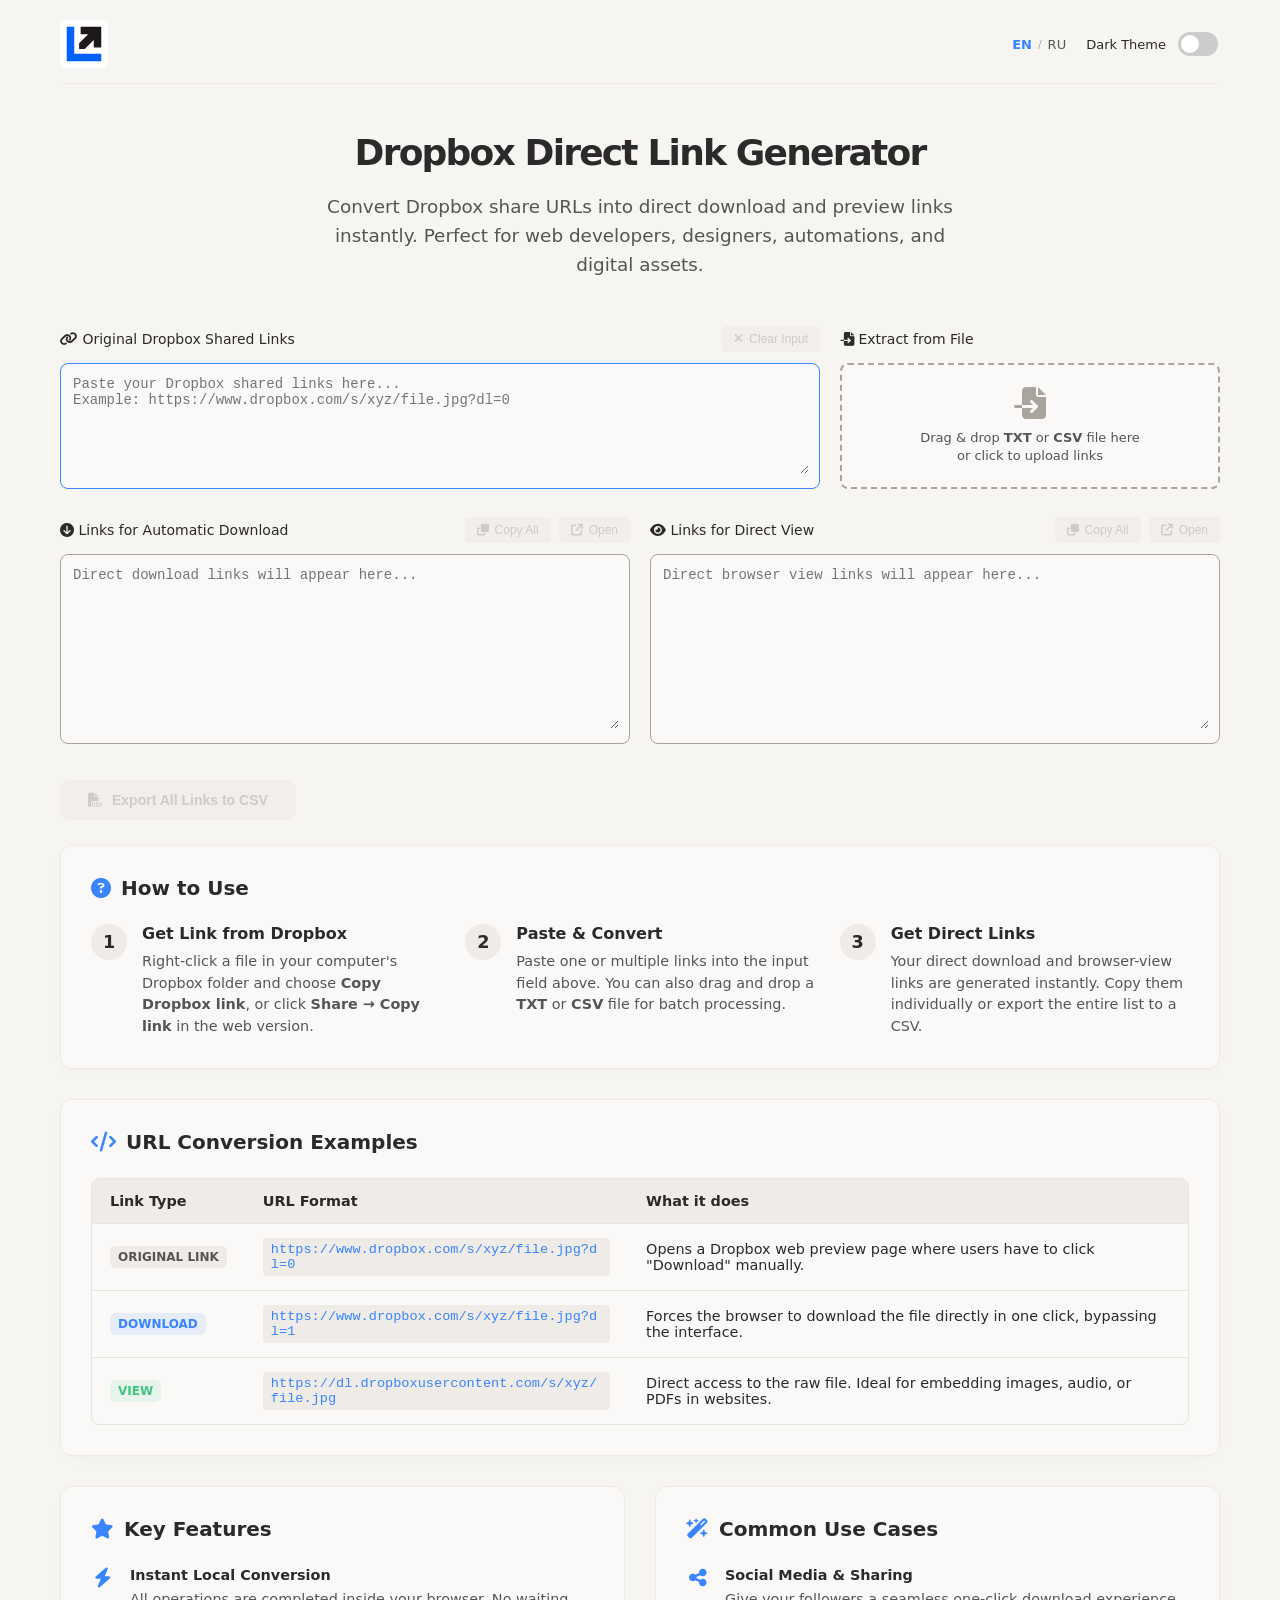
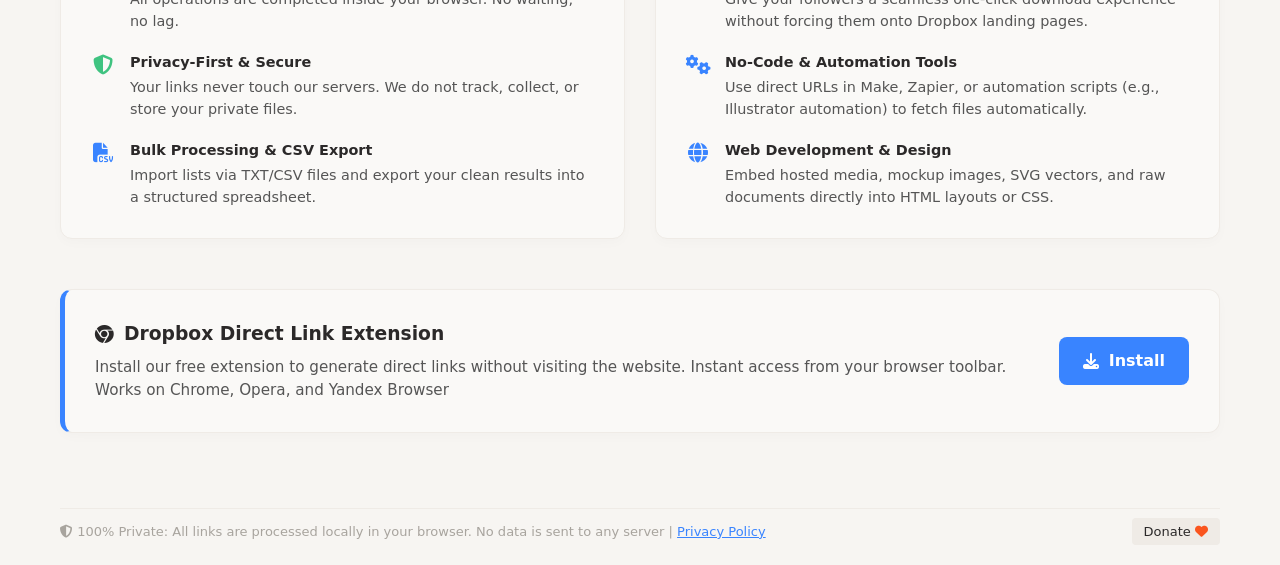
<file: index.html>
<!DOCTYPE html>
<html lang="en">
  <head>
    <meta charset="utf-8">
    <meta http-equiv="X-UA-Compatible" content="IE=edge">
    <meta name="viewport" content="width=device-width, initial-scale=1.0">
    <title>Dropbox Direct Link Generator</title>
    <link rel="alternate" hreflang="en" href="https://creold.github.io/dropbox-direct-link/" />
    <link rel="alternate" hreflang="ru" href="https://creold.github.io/dropbox-direct-link/index-ru.html" />
    <link rel="alternate" hreflang="x-default" href="https://creold.github.io/dropbox-direct-link/" />
    <link rel="icon" type="image/png" href="images/favicon-96x96.png" sizes="96x96" />
    <link rel="icon" type="image/svg+xml" href="images/favicon.svg" />
    <link rel="shortcut icon" href="images/favicon.ico" />
    <link rel="apple-touch-icon" sizes="180x180" href="images/apple-touch-icon.png" />
    <link rel="manifest" href="images/site.webmanifest" />
    <link rel="stylesheet" href="https://cdnjs.cloudflare.com/ajax/libs/font-awesome/6.4.0/css/all.min.css">
    <link rel="stylesheet" href="css/style.css">
    <meta name="google-site-verification" content="sLtYIYTpsH8s0u0GHBkANgZQFrolr7zd5WdbAM9gwXs" />
  </head>
  <body>
    <div class="app-container">
      
      <header class="app-header">
        <img src="images/logo.svg" alt="DDLG logo" class="header-logo-img">
        <div class="header-controls">
          
          <div class="lang-switcher">
            <a href="index.html" class="lang-btn active">EN</a>
            <span class="lang-divider">/</span>
            <a href="index-ru.html" class="lang-btn">RU</a>
          </div>

          <label class="toggle">
            <input type="checkbox" id="theme-switch">
            <span class="slider"></span>
            <span class="label">Dark Theme</span>
          </label>
        </div>
      </header>

      <div class="intro">
        <h1 class="text-4xl font-bold tracking-tight">Dropbox Direct Link Generator</h1>
        <p class="text-muted-foreground mx-auto max-w-2xl text-xl">
          Convert Dropbox share URLs into direct download and preview links instantly. Perfect for web developers, designers, automations, and digital assets.
        </p>
      </div>

      <section class="workspace-section input-section">
        <div class="input-grid">
          
          <div class="output-column">
            <div class="column-header">
              <span class="label-text"><i class="fa-solid fa-link"></i> Original Dropbox Shared Links</span>
              <div class="header-buttons">
                <span id="link-counter" class="counter-badge" style="display: none;">0 links</span>
                <button class="btn-action btn-clear" id="btn-clear-main" title="Clear all text" disabled><i class="fas fa-xmark"></i> Clear Input</button>
              </div>
            </div>
            <div class="textarea-wrapper main-input">
              <textarea id="url-input" rows="6" placeholder="Paste your Dropbox shared links here...&#10;Example: https://www.dropbox.com/s/xyz/file.jpg?dl=0" autofocus></textarea>
            </div>
          </div>

          <div class="output-column">
            <div class="column-header">
              <span class="label-text"><i class="fas fa-file-import"></i> Extract from File</span>
            </div>
            <div class="drop-zone" id="drop-zone">
              <i class="fas fa-file-import drop-icon"></i>
              <span class="drop-text">Drag & drop <b>TXT</b> or <b>CSV</b> file here<br>or click to upload links</span>
              <input type="file" id="file-input" accept=".txt,.csv,text/plain,text/csv,application/vnd.ms-excel,application/csv,text/comma-separated-values" style="display:none">
            </div>
          </div>

        </div>
      </section>

      <section class="workspace-section output-section">
        <div class="outputs-grid">
          
          <div class="output-column">
            <div class="column-header">
              <span class="label-text"><i class="fa-solid fa-circle-arrow-down"></i> Links for Automatic Download</span>
                <div class="header-buttons">
                  <button class="btn-action btn-copy-all" data-target="url-download" title="Copy all download links" disabled><i class="fas fa-clone"></i> Copy All</button>
                  <button class="btn-action btn-open-first" data-target="url-download" title="Open the first link in a new tab" disabled><i class="fa-solid fa-arrow-up-right-from-square"></i> Open</button>
                </div>
            </div>
            <div class="textarea-wrapper">
              <textarea id="url-download" rows="10" placeholder="Direct download links will appear here..." readonly></textarea>
            </div>
          </div>

          <div class="output-column">
            <div class="column-header">
              <span class="label-text"><i class="fa-solid fa-eye"></i> Links for Direct View</span>
                <div class="header-buttons">
                  <button class="btn-action btn-copy-all" data-target="url-view" title="Copy all view links" disabled><i class="fas fa-clone"></i> Copy All</button>
                  <button class="btn-action btn-open-first" data-target="url-view" title="Open the first link in a new tab" disabled><i class="fa-solid fa-arrow-up-right-from-square"></i> Open</button>
                </div>
            </div>
            <div class="textarea-wrapper">
              <textarea id="url-view" rows="10" placeholder="Direct browser view links will appear here..." readonly></textarea>
            </div>
          </div>

        </div>

        <div class="global-actions-bar">
          <button class="btn-action btn-batch btn-global-export" id="btn-export-csv" title="Export all processed links to a single CSV file" disabled>
            <i class="fas fa-file-csv"></i> Export All Links to CSV
          </button>
        </div>
      </section>

      <section class="workspace-section faq-section">
        <div class="faq-container">

          <div class="info-card">
            <h3 class="info-card-title"><i class="fa-solid fa-circle-question"></i> How to Use</h3>
            <div class="steps-grid">
              <div class="step-card">
                <div class="step-num">1</div>
                <div class="step-content">
                  <h4>Get Link from Dropbox</h4>
                  <p>Right-click a file in your computer's Dropbox folder and choose <strong>Copy Dropbox link</strong>, or click <strong>Share → Copy link</strong> in the web version.</p>
                </div>
              </div>
              <div class="step-card">
                <div class="step-num">2</div>
                <div class="step-content">
                  <h4>Paste & Convert</h4>
                  <p>Paste one or multiple links into the input field above. You can also drag and drop a <strong>TXT</strong> or <strong>CSV</strong> file for batch processing.</p>
                </div>
              </div>
              <div class="step-card">
                <div class="step-num">3</div>
                <div class="step-content">
                  <h4>Get Direct Links</h4>
                  <p>Your direct download and browser-view links are generated instantly. Copy them individually or export the entire list to a CSV.</p>
                </div>
              </div>
            </div>
          </div>

          <div class="info-card">
            <h3 class="info-card-title"><i class="fa-solid fa-code"></i> URL Conversion Examples</h3>
            <div class="table-container">
              <table class="format-table">
                <thead>
                  <tr>
                    <th>Link Type</th>
                    <th>URL Format</th>
                    <th>What it does</th>
                  </tr>
                </thead>
                <tbody>
                  <tr>
                    <td><span class="badge badge-original">Original Link</span></td>
                    <td><code>https://www.dropbox.com/s/xyz/file.jpg?dl=0</code></td>
                    <td>Opens a Dropbox web preview page where users have to click "Download" manually.</td>
                  </tr>
                  <tr>
                    <td><span class="badge badge-download">Download</span></td>
                    <td><code>https://www.dropbox.com/s/xyz/file.jpg?dl=1</code></td>
                    <td>Forces the browser to download the file directly in one click, bypassing the interface.</td>
                  </tr>
                  <tr>
                    <td><span class="badge badge-view">View</span></td>
                    <td><code>https://dl.dropboxusercontent.com/s/xyz/file.jpg</code></td>
                    <td>Direct access to the raw file. Ideal for embedding images, audio, or PDFs in websites.</td>
                  </tr>
                </tbody>
              </table>
            </div>
          </div>

          <div class="faq-grid-two-col">
            <div class="info-card">
              <h3 class="info-card-title"><i class="fa-solid fa-star"></i> Key Features</h3>
              <ul class="features-list">
                <li>
                  <i class="fa-solid fa-bolt feature-icon"></i>
                  <div>
                    <strong>Instant Local Conversion</strong> All operations are completed inside your browser. No waiting, no lag.
                  </div>
                </li>
                <li>
                  <i class="fa-solid fa-shield-halved feature-icon success-color"></i>
                  <div>
                    <strong>Privacy-First & Secure</strong> Your links never touch our servers. We do not track, collect, or store your private files.
                  </div>
                </li>
                <li>
                  <i class="fa-solid fa-file-csv feature-icon"></i>
                  <div>
                    <strong>Bulk Processing & CSV Export</strong> Import lists via TXT/CSV files and export your clean results into a structured spreadsheet.
                  </div>
                </li>
              </ul>
            </div>

            <div class="info-card">
              <h3 class="info-card-title"><i class="fa-solid fa-wand-magic-sparkles"></i> Common Use Cases</h3>
              <ul class="features-list">
                <li>
                  <i class="fa-solid fa-share-nodes feature-icon"></i>
                  <div>
                    <strong>Social Media & Sharing</strong> Give your followers a seamless one-click download experience without forcing them onto Dropbox landing pages.
                  </div>
                </li>
                <li>
                  <i class="fa-solid fa-gears feature-icon"></i>
                  <div>
                    <strong>No-Code & Automation Tools</strong> Use direct URLs in Make, Zapier, or automation scripts (e.g., Illustrator automation) to fetch files automatically.
                  </div>
                </li>
                <li>
                  <i class="fa-solid fa-globe feature-icon"></i>
                  <div>
                    <strong>Web Development & Design</strong> Embed hosted media, mockup images, SVG vectors, and raw documents directly into HTML layouts or CSS.
                  </div>
                </li>
              </ul>
            </div>
          </div>

          <div class="info-card chrome-extension-card">
            <div class="extension-content">
              <div class="extension-text">
                <h3><i class="fa-brands fa-chrome"></i> Dropbox Direct Link Extension</h3>
                <p>
                  Install our free extension to generate direct links 
                  without visiting the website. Instant access from your browser toolbar. 
                  Works on Chrome, Opera, and Yandex Browser
                  </small>
                </p>
              </div>
              <a href="https://chromewebstore.google.com/detail/dropbox-direct-link-gener/eicoigkfdogflbbcoefagmejoopganmd" target="_blank" class="btn-extension">
                <i class="fa-solid fa-download"></i> Install
              </a>
            </div>
          </div>

        </div>
      </section>

      <footer class="app-footer">
        <div class="privacy-note">
          <i class="fa-solid fa-shield-halved"></i> 100% Private: All links are processed locally in your browser. No data is sent to any server 
          | <a href="privacy.html">Privacy Policy</a>
        </div>
        <div class="donate">
          <a href="https://www.buymeacoffee.com/aiscripts" target="_blank" class="donate-link">Donate <i class="icon-donate fas fa-heart"></i></a>
        </div>
      </footer>

    </div>

    <script src="js/script.js"></script>

    <!-- Yandex.Metrika counter -->
    <script type="text/javascript">
        (function(m,e,t,r,i,k,a){
            m[i]=m[i]||function(){(m[i].a=m[i].a||[]).push(arguments)};
            m[i].l=1*new Date();
            for (var j = 0; j < document.scripts.length; j++) {if (document.scripts[j].src === r) { return; }}
            k=e.createElement(t),a=e.getElementsByTagName(t)[0],k.async=1,k.src=r,a.parentNode.insertBefore(k,a)
        })(window, document,'script','https://mc.yandex.ru/metrika/tag.js?id=110736863', 'ym');

        ym(110736863, 'init', {ssr:true, webvisor:true, clickmap:true, ecommerce:"dataLayer", referrer: document.referrer, url: location.href, accurateTrackBounce:true, trackLinks:true});
    </script>
    <noscript><div><img src="https://mc.yandex.ru/watch/110736863" style="position:absolute; left:-9999px;" alt="" /></div></noscript>
    <!-- /Yandex.Metrika counter -->
  </body>
</html>
</file>
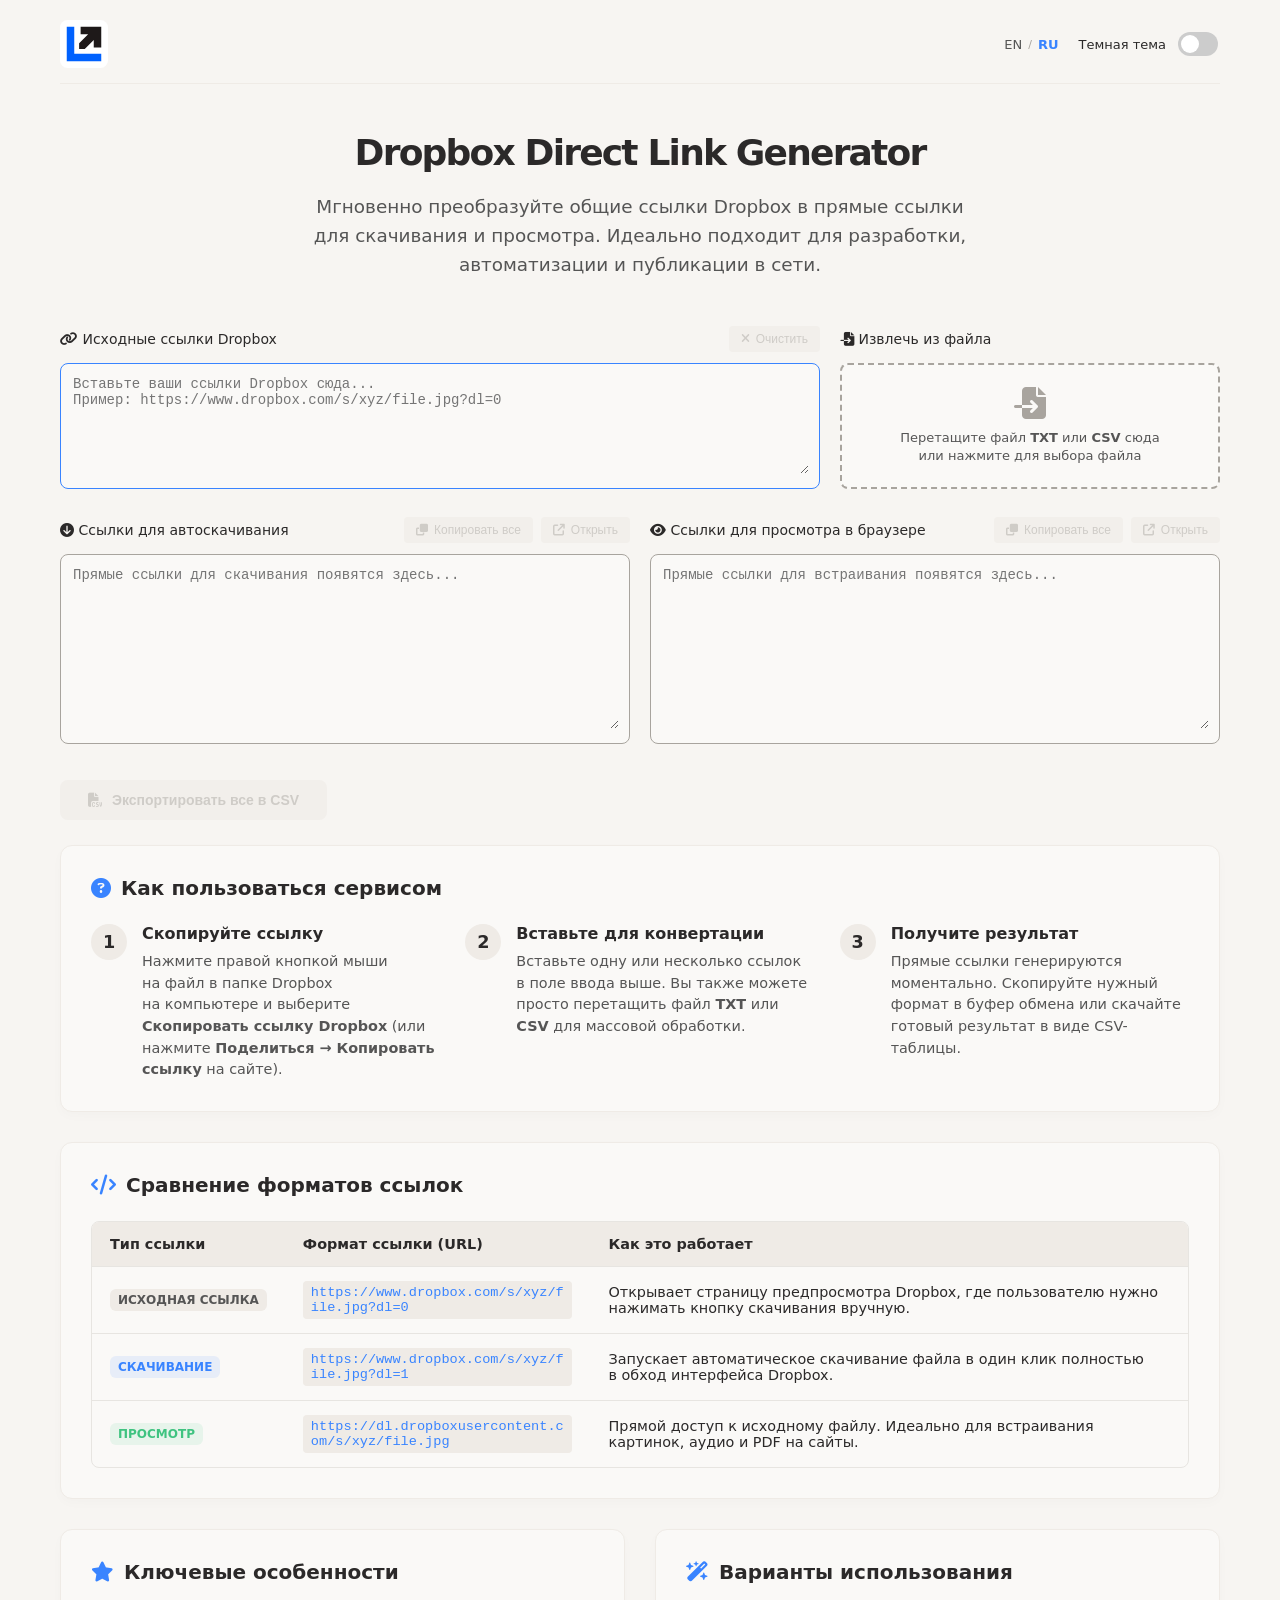
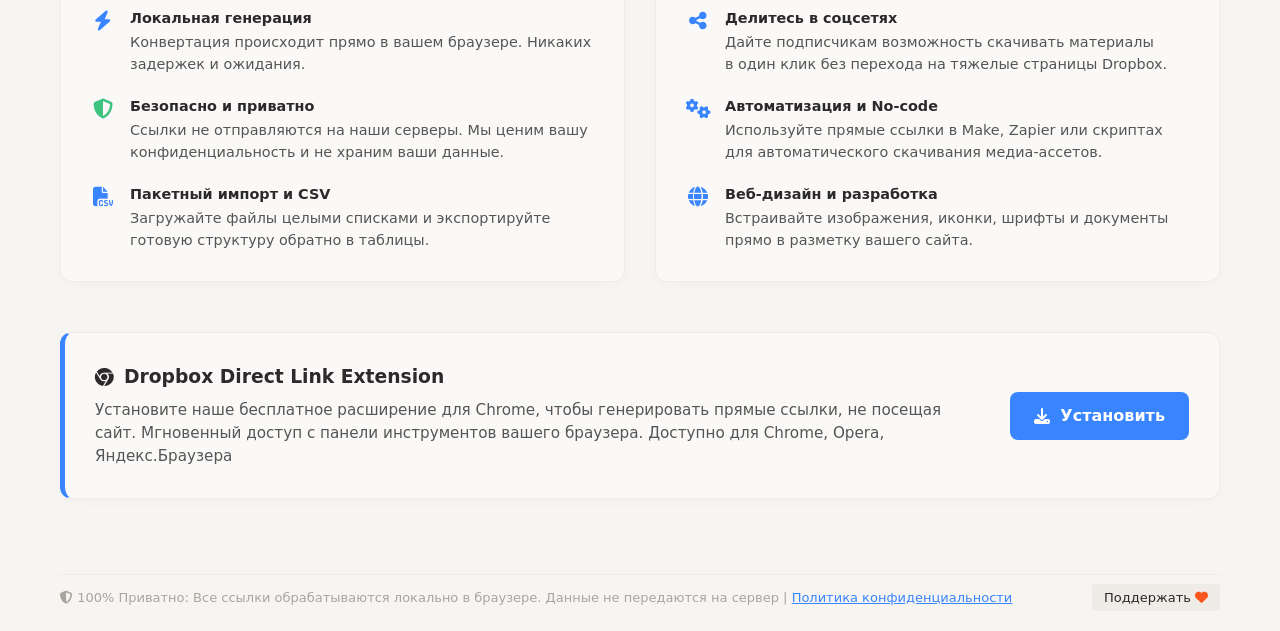
<file: index-ru.html>
<!DOCTYPE html>
<html lang="ru">
  <head>
    <meta charset="utf-8">
    <meta http-equiv="X-UA-Compatible" content="IE=edge">
    <meta name="viewport" content="width=device-width, initial-scale=1.0">
    <title>Dropbox Direct Link Generator</title>
    <link rel="alternate" hreflang="en" href="https://creold.github.io/dropbox-direct-link/" />
    <link rel="alternate" hreflang="ru" href="https://creold.github.io/dropbox-direct-link/index-ru.html" />
    <link rel="alternate" hreflang="x-default" href="https://creold.github.io/dropbox-direct-link/" />
    <link rel="icon" type="image/png" href="images/favicon-96x96.png" sizes="96x96" />
    <link rel="icon" type="image/svg+xml" href="images/favicon.svg" />
    <link rel="shortcut icon" href="images/favicon.ico" />
    <link rel="apple-touch-icon" sizes="180x180" href="images/apple-touch-icon.png" />
    <link rel="manifest" href="images/site.webmanifest" />
    <link rel="stylesheet" href="https://cdnjs.cloudflare.com/ajax/libs/font-awesome/6.4.0/css/all.min.css">
    <link rel="stylesheet" href="css/style.css">
    <meta name="google-site-verification" content="sLtYIYTpsH8s0u0GHBkANgZQFrolr7zd5WdbAM9gwXs" />
  </head>
  <body>
    <div class="app-container">
      
      <header class="app-header">
        <img src="images/logo.svg" alt="DDLG logo" class="header-logo-img">
        <div class="header-controls">
          
          <div class="lang-switcher">
            <a href="index.html" class="lang-btn">EN</a>
            <span class="lang-divider">/</span>
            <a href="index-ru.html" class="lang-btn active">RU</a>
          </div>

          <label class="toggle">
            <input type="checkbox" id="theme-switch">
            <span class="slider"></span>
            <span class="label">Темная тема</span>
          </label>
        </div>
      </header>

      <div class="intro">
        <h1 class="text-4xl font-bold tracking-tight">Dropbox Direct Link Generator</h1>
        <p class="text-muted-foreground mx-auto max-w-2xl text-xl">
          Мгновенно преобразуйте общие ссылки Dropbox в&nbsp;прямые ссылки для скачивания и&nbsp;просмотра. Идеально подходит для разработки, автоматизации и&nbsp;публикации в&nbsp;сети.
        </p>
      </div>

      <section class="workspace-section input-section">
        <div class="input-grid">
          
          <div class="output-column">
            <div class="column-header">
              <span class="label-text"><i class="fa-solid fa-link"></i> Исходные ссылки Dropbox</span>
              <div class="header-buttons">
                <span id="link-counter" class="counter-badge" style="display: none;">0 ссылок</span>
                <button class="btn-action btn-clear" id="btn-clear-main" title="Очистить поле ввода" disabled><i class="fas fa-xmark"></i> Очистить</button>
              </div>
            </div>
            <div class="textarea-wrapper main-input">
              <textarea id="url-input" rows="6" placeholder="Вставьте ваши ссылки Dropbox сюда...&#10;Пример: https://www.dropbox.com/s/xyz/file.jpg?dl=0" autofocus></textarea>
            </div>
          </div>

          <div class="output-column">
            <div class="column-header">
              <span class="label-text"><i class="fas fa-file-import"></i> Извлечь из файла</span>
            </div>
            <div class="drop-zone" id="drop-zone">
              <i class="fas fa-file-import drop-icon"></i>
              <span class="drop-text">Перетащите файл <b>TXT</b> или <b>CSV</b> сюда<br>или нажмите для выбора файла</span>
              <input type="file" id="file-input" accept=".txt,.csv,text/plain,text/csv,application/vnd.ms-excel,application/csv,text/comma-separated-values" style="display:none">
            </div>
          </div>

        </div>
      </section>

      <section class="workspace-section output-section">
        <div class="outputs-grid">
          
          <div class="output-column">
            <div class="column-header">
              <span class="label-text"><i class="fa-solid fa-circle-arrow-down"></i> Ссылки для автоскачивания</span>
                <div class="header-buttons">
                  <button class="btn-action btn-copy-all" data-target="url-download" title="Скопировать все ссылки" disabled><i class="fas fa-clone"></i> Копировать все</button>
                  <button class="btn-action btn-open-first" data-target="url-download" title="Открыть первую ссылку в новой вкладке" disabled><i class="fa-solid fa-arrow-up-right-from-square"></i> Открыть</button>
                </div>
            </div>
            <div class="textarea-wrapper">
              <textarea id="url-download" rows="10" placeholder="Прямые ссылки для скачивания появятся здесь..." readonly></textarea>
            </div>
          </div>

          <div class="output-column">
            <div class="column-header">
              <span class="label-text"><i class="fa-solid fa-eye"></i> Ссылки для просмотра в браузере</span>
                <div class="header-buttons">
                  <button class="btn-action btn-copy-all" data-target="url-view" title="Скопировать все ссылки" disabled><i class="fas fa-clone"></i> Копировать все</button>
                  <button class="btn-action btn-open-first" data-target="url-view" title="Открыть первую ссылку в новой вкладке" disabled><i class="fa-solid fa-arrow-up-right-from-square"></i> Открыть</button>
                </div>
            </div>
            <div class="textarea-wrapper">
              <textarea id="url-view" rows="10" placeholder="Прямые ссылки для встраивания появятся здесь..." readonly></textarea>
            </div>
          </div>

        </div>

        <div class="global-actions-bar">
          <button class="btn-action btn-batch btn-global-export" id="btn-export-csv" title="Экспортировать все результаты в один CSV файл" disabled>
            <i class="fas fa-file-csv"></i> Экспортировать все в CSV
          </button>
        </div>
      </section>

      <section class="workspace-section faq-section">
        <div class="faq-container">

        <div class="info-card">
          <h3 class="info-card-title"><i class="fa-solid fa-circle-question"></i> Как пользоваться сервисом</h3>
            <div class="steps-grid">
              <div class="step-card">
                <div class="step-num">1</div>
                <div class="step-content">
                  <h4>Скопируйте ссылку</h4>
                  <p>Нажмите правой кнопкой мыши на&nbsp;файл в&nbsp;папке Dropbox на&nbsp;компьютере и&nbsp;выберите
                    <strong>Скопировать ссылку Dropbox</strong> (или нажмите <strong>Поделиться &rarr; Копировать ссылку</strong>
                    на&nbsp;сайте).</p>
                </div>
              </div>
              <div class="step-card">
                <div class="step-num">2</div>
                <div class="step-content">
                  <h4>Вставьте для конвертации</h4>
                  <p>Вставьте одну или несколько ссылок в&nbsp;поле ввода выше. Вы&nbsp;также можете просто перетащить файл
                    <strong>TXT</strong> или <strong>CSV</strong> для массовой обработки.</p>
                </div>
              </div>
              <div class="step-card">
                <div class="step-num">3</div>
                <div class="step-content">
                  <h4>Получите результат</h4>
                  <p>Прямые ссылки генерируются моментально. Скопируйте нужный формат в&nbsp;буфер обмена или скачайте готовый
                    результат в&nbsp;виде CSV-таблицы.</p>
                </div>
              </div>
            </div>
          </div>

          <div class="info-card">
            <h3 class="info-card-title"><i class="fa-solid fa-code"></i> Сравнение форматов ссылок</h3>
            <div class="table-container">
              <table class="format-table">
                <thead>
                  <tr>
                    <th>Тип ссылки</th>
                    <th>Формат ссылки (URL)</th>
                    <th>Как это работает</th>
                  </tr>
                </thead>
                <tbody>
                  <tr>
                    <td><span class="badge badge-original">Исходная ссылка</span></td>
                    <td><code>https://www.dropbox.com/s/xyz/file.jpg?dl=0</code></td>
                    <td>Открывает страницу предпросмотра Dropbox, где пользователю нужно нажимать кнопку скачивания вручную.</td>
                  </tr>
                  <tr>
                    <td><span class="badge badge-download">Cкачивание</span></td>
                    <td><code>https://www.dropbox.com/s/xyz/file.jpg?dl=1</code></td>
                    <td>Запускает автоматическое скачивание файла в&nbsp;один клик полностью в&nbsp;обход интерфейса Dropbox.</td>
                  </tr>
                  <tr>
                    <td><span class="badge badge-view">Просмотр</span></td>
                    <td><code>https://dl.dropboxusercontent.com/s/xyz/file.jpg</code></td>
                    <td>Прямой доступ к&nbsp;исходному файлу. Идеально для встраивания картинок, аудио и&nbsp;PDF на&nbsp;сайты.
                    </td>
                  </tr>
                </tbody>
              </table>
            </div>
          </div>

          <div class="faq-grid-two-col">
            <div class="info-card">
              <h3 class="info-card-title"><i class="fa-solid fa-star"></i> Ключевые особенности</h3>
              <ul class="features-list">
                <li>
                  <i class="fa-solid fa-bolt feature-icon"></i>
                  <div>
                    <strong>Локальная генерация</strong> Конвертация происходит прямо в&nbsp;вашем браузере. Никаких задержек
                    и&nbsp;ожидания.
                  </div>
                </li>
                <li>
                  <i class="fa-solid fa-shield-halved feature-icon success-color"></i>
                  <div>
                    <strong>Безопасно и&nbsp;приватно</strong> Ссылки не&nbsp;отправляются на&nbsp;наши серверы. Мы&nbsp;ценим
                    вашу конфиденциальность и&nbsp;не&nbsp;храним ваши данные.
                  </div>
                </li>
                <li>
                  <i class="fa-solid fa-file-csv feature-icon"></i>
                  <div>
                    <strong>Пакетный импорт и&nbsp;CSV</strong> Загружайте файлы целыми списками и&nbsp;экспортируйте готовую
                    структуру обратно в&nbsp;таблицы.
                  </div>
                </li>
              </ul>
            </div>

            <div class="info-card">
              <h3 class="info-card-title"><i class="fa-solid fa-wand-magic-sparkles"></i> Варианты использования</h3>
              <ul class="features-list">
                <li>
                  <i class="fa-solid fa-share-nodes feature-icon"></i>
                  <div>
                    <strong>Делитесь в&nbsp;соцсетях</strong> Дайте подписчикам возможность скачивать материалы в&nbsp;один клик без
                    перехода на&nbsp;тяжелые страницы Dropbox.
                  </div>
                </li>
                <li>
                  <i class="fa-solid fa-gears feature-icon"></i>
                  <div>
                    <strong>Автоматизация и&nbsp;No-code</strong> Используйте прямые ссылки в&nbsp;Make, Zapier или скриптах для
                    автоматического скачивания медиа-ассетов.
                  </div>
                </li>
                <li>
                  <i class="fa-solid fa-globe feature-icon"></i>
                  <div>
                    <strong>Веб-дизайн и&nbsp;разработка</strong> Встраивайте изображения, иконки, шрифты и&nbsp;документы прямо
                    в&nbsp;разметку вашего сайта.
                  </div>
                </li>
              </ul>
            </div>
          </div>

          <div class="info-card chrome-extension-card">
            <div class="extension-content">
              <div class="extension-text">
                <h3><i class="fa-brands fa-chrome"></i> Dropbox Direct Link Extension</h3>
                <p>
                  Установите наше бесплатное расширение для Chrome, чтобы генерировать прямые ссылки, 
                  не&nbsp;посещая сайт. Мгновенный доступ с&nbsp;панели инструментов вашего браузера. 
                  Доступно для Chrome, Opera, Яндекс.Браузера
                </p>
              </div>
              <a href="https://chromewebstore.google.com/detail/dropbox-direct-link-gener/eicoigkfdogflbbcoefagmejoopganmd" target="_blank" class="btn-extension">
                <i class="fa-solid fa-download"></i> Установить
              </a>
            </div>
          </div>
        </div>
      </section>

      <footer class="app-footer">
        <div class="privacy-note">
          <i class="fa-solid fa-shield-halved"></i> 100% Приватно: Все ссылки обрабатываются локально в&nbsp;браузере. Данные не&nbsp;передаются на&nbsp;сервер 
          | <a href="privacy-ru.html">Политика конфиденциальности</a>
        </div>
        <div class="donate">
          <a href="https://yoomoney.ru/to/410011149615582" target="_blank" class="donate-link">Поддержать <i class="icon-donate fas fa-heart"></i></a>
        </div>
      </footer>

    </div>

    <script src="js/script.js"></script>

    <!-- Yandex.Metrika counter -->
    <script type="text/javascript">
        (function(m,e,t,r,i,k,a){
            m[i]=m[i]||function(){(m[i].a=m[i].a||[]).push(arguments)};
            m[i].l=1*new Date();
            for (var j = 0; j < document.scripts.length; j++) {if (document.scripts[j].src === r) { return; }}
            k=e.createElement(t),a=e.getElementsByTagName(t)[0],k.async=1,k.src=r,a.parentNode.insertBefore(k,a)
        })(window, document,'script','https://mc.yandex.ru/metrika/tag.js?id=110736863', 'ym');

        ym(110736863, 'init', {ssr:true, webvisor:true, clickmap:true, ecommerce:"dataLayer", referrer: document.referrer, url: location.href, accurateTrackBounce:true, trackLinks:true});
    </script>
    <noscript><div><img src="https://mc.yandex.ru/watch/110736863" style="position:absolute; left:-9999px;" alt="" /></div></noscript>
    <!-- /Yandex.Metrika counter -->
  </body>
</html>
</file>
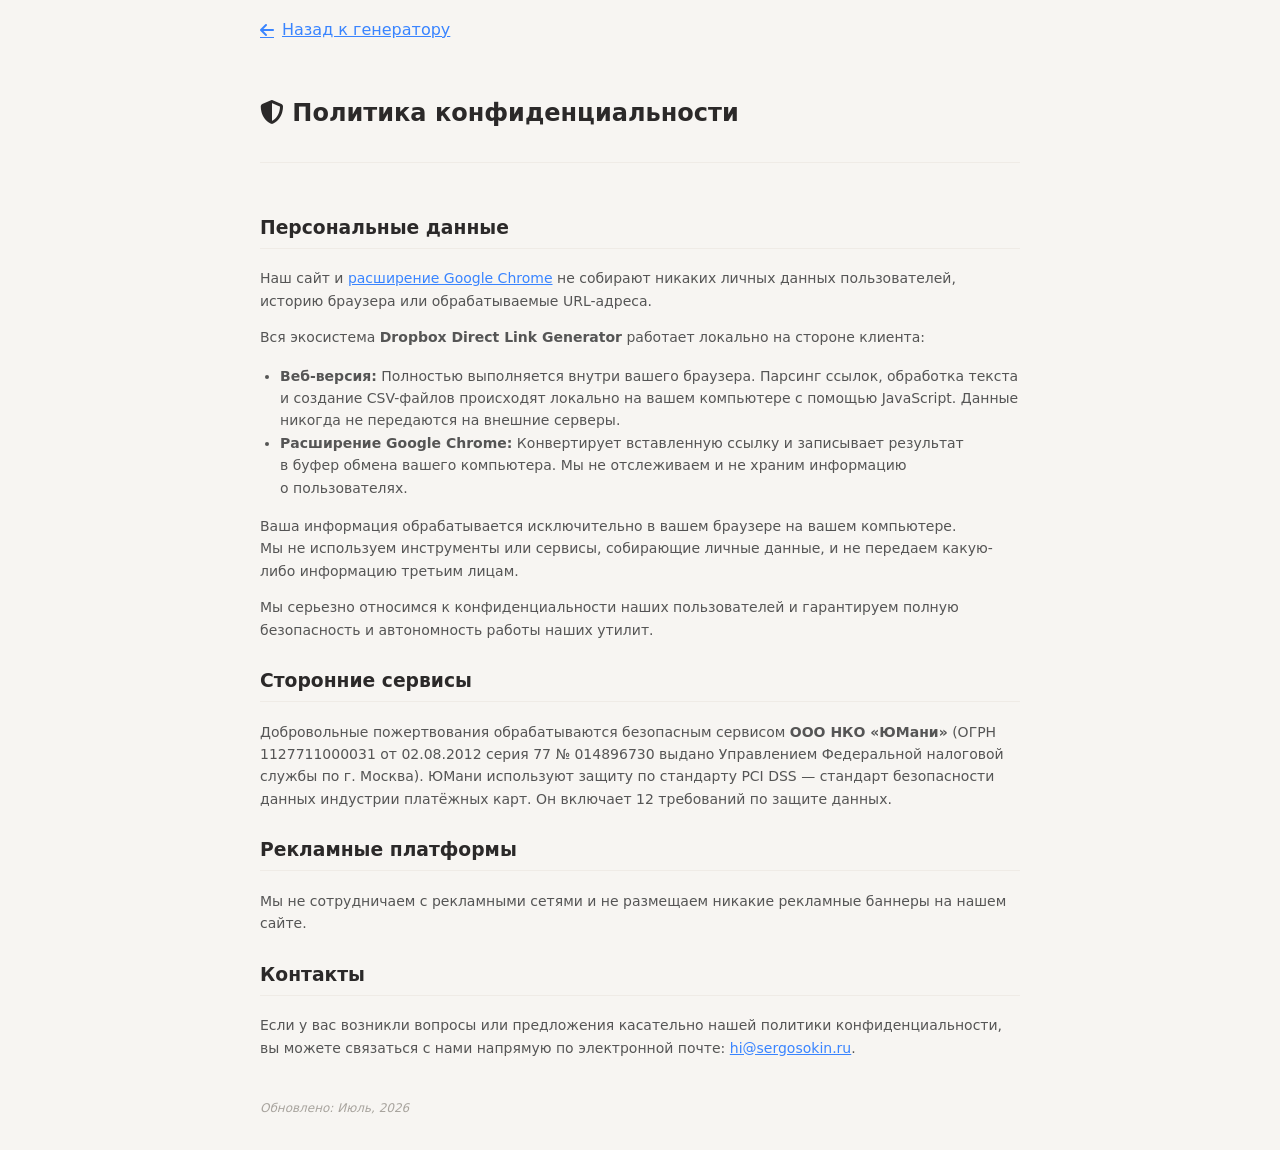
<file: privacy-ru.html>
<!DOCTYPE html>
<html lang="ru">
  <head>
    <meta charset="utf-8">
    <meta http-equiv="X-UA-Compatible" content="IE=edge">
    <meta name="viewport" content="width=device-width, initial-scale=1.0">
    <title>Политика конфиденциальности - Dropbox Direct Link Generator</title>
    <link rel="alternate" hreflang="en" href="https://creold.github.io/dropbox-direct-link/privacy.html" />
    <link rel="alternate" hreflang="ru" href="https://creold.github.io/dropbox-direct-link/privacy-ru.html" />
    <link rel="alternate" hreflang="x-default" href="https://creold.github.io/dropbox-direct-link/privacy.html" />
    <link rel="icon" type="image/png" href="images/favicon-96x96.png" sizes="96x96" />
    <link rel="icon" type="image/svg+xml" href="images/favicon.svg" />
    <link rel="shortcut icon" href="images/favicon.ico" />
    <link rel="apple-touch-icon" sizes="180x180" href="images/apple-touch-icon.png" />
    <link rel="manifest" href="images/site.webmanifest" />
    <link rel="stylesheet" href="https://cdnjs.cloudflare.com/ajax/libs/font-awesome/6.4.0/css/all.min.css">
    <link rel="stylesheet" href="css/style.css">
    <script>
      const savedTheme = localStorage.getItem("ddlWebTheme") || 
        (window.matchMedia("(prefers-color-scheme: dark)").matches ? "dark" : "light");
      document.documentElement.setAttribute("data-theme", savedTheme);
    </script>
  </head>
<body>
  <div class="app-container" style="max-width: 800px;">

    <a href="index-ru.html" class="btn-back">
      <i class="fa-solid fa-arrow-left"></i> Назад к&nbsp;генератору
    </a>

    <header class="app-header">
      <h2><i class="fa-solid fa-shield-halved"></i> Политика конфиденциальности</h2>
    </header>

    <main class="privacy-card">
      <h3>Персональные данные</h3>
      <p>
        Наш сайт и&nbsp;<a
          href="https://chromewebstore.google.com/detail/dropbox-direct-link-gener/eicoigkfdogflbbcoefagmejoopganmd">расширение
          Google Chrome</a> не&nbsp;собирают никаких личных данных пользователей, историю браузера или обрабатываемые
        URL-адреса.
      </p>
      <p>
        Вся экосистема <b>Dropbox Direct Link Generator</b> работает локально на&nbsp;стороне клиента:
      </p>
      <ul>
        <li><b>Веб-версия:</b> Полностью выполняется внутри вашего браузера. Парсинг ссылок, обработка текста
          и&nbsp;создание CSV-файлов происходят локально на&nbsp;вашем компьютере с&nbsp;помощью JavaScript. Данные
          никогда не&nbsp;передаются на&nbsp;внешние серверы.</li>
        <li><b>Расширение Google Chrome:</b> Конвертирует вставленную ссылку и&nbsp;записывает результат в&nbsp;буфер
          обмена вашего компьютера. Мы&nbsp;не&nbsp;отслеживаем и&nbsp;не&nbsp;храним информацию о&nbsp;пользователях.
        </li>
      </ul>
      <p>
        Ваша информация обрабатывается исключительно в&nbsp;вашем браузере на&nbsp;вашем компьютере.
        Мы&nbsp;не&nbsp;используем инструменты или сервисы, собирающие личные данные, и&nbsp;не&nbsp;передаем какую-либо
        информацию третьим лицам.
      </p>
      <p>
        Мы&nbsp;серьезно относимся к&nbsp;конфиденциальности наших пользователей и&nbsp;гарантируем полную безопасность
        и&nbsp;автономность работы наших утилит.
      </p>

      <h3>Сторонние сервисы</h3>
      <p>
        Добровольные пожертвования обрабатываются безопасным сервисом <b>ООО НКО &laquo;ЮМани&raquo;</b> (ОГРН
        1127711000031 от&nbsp;02.08.2012 серия 77 &#8470;&nbsp;014896730
        выдано Управлением Федеральной налоговой службы по&nbsp;г. Москва). ЮМани используют защиту по&nbsp;стандарту
        PCI&nbsp;DSS&nbsp;&mdash; стандарт безопасности данных индустрии платёжных карт. Он&nbsp;включает
        12&nbsp;требований по&nbsp;защите данных.
      </p>

      <h3>Рекламные платформы</h3>
      <p>
        Мы&nbsp;не&nbsp;сотрудничаем с&nbsp;рекламными сетями и&nbsp;не&nbsp;размещаем никакие рекламные баннеры
        на&nbsp;нашем сайте.
      </p>

      <h3>Контакты</h3>
      <p>
        Если у&nbsp;вас возникли вопросы или предложения касательно нашей политики конфиденциальности, вы&nbsp;можете
        связаться с&nbsp;нами напрямую по&nbsp;электронной почте:
        <a href="mailto:hi@sergosokin.ru">hi@sergosokin.ru</a>.
      </p>

      <p style="margin-top: 40px; font-size: 12px; color: var(--text-muted);">
        <i>Обновлено: Июль, 2026</i>
      </p>
    </main>

  </div>

  <!-- Yandex.Metrika counter -->
  <script type="text/javascript">
      (function(m,e,t,r,i,k,a){
          m[i]=m[i]||function(){(m[i].a=m[i].a||[]).push(arguments)};
          m[i].l=1*new Date();
          for (var j = 0; j < document.scripts.length; j++) {if (document.scripts[j].src === r) { return; }}
          k=e.createElement(t),a=e.getElementsByTagName(t)[0],k.async=1,k.src=r,a.parentNode.insertBefore(k,a)
      })(window, document,'script','https://mc.yandex.ru/metrika/tag.js?id=110736863', 'ym');

      ym(110736863, 'init', {ssr:true, webvisor:true, clickmap:true, ecommerce:"dataLayer", referrer: document.referrer, url: location.href, accurateTrackBounce:true, trackLinks:true});
  </script>
  <noscript><div><img src="https://mc.yandex.ru/watch/110736863" style="position:absolute; left:-9999px;" alt="" /></div></noscript>
  <!-- /Yandex.Metrika counter -->
</body>
</html>
</file>
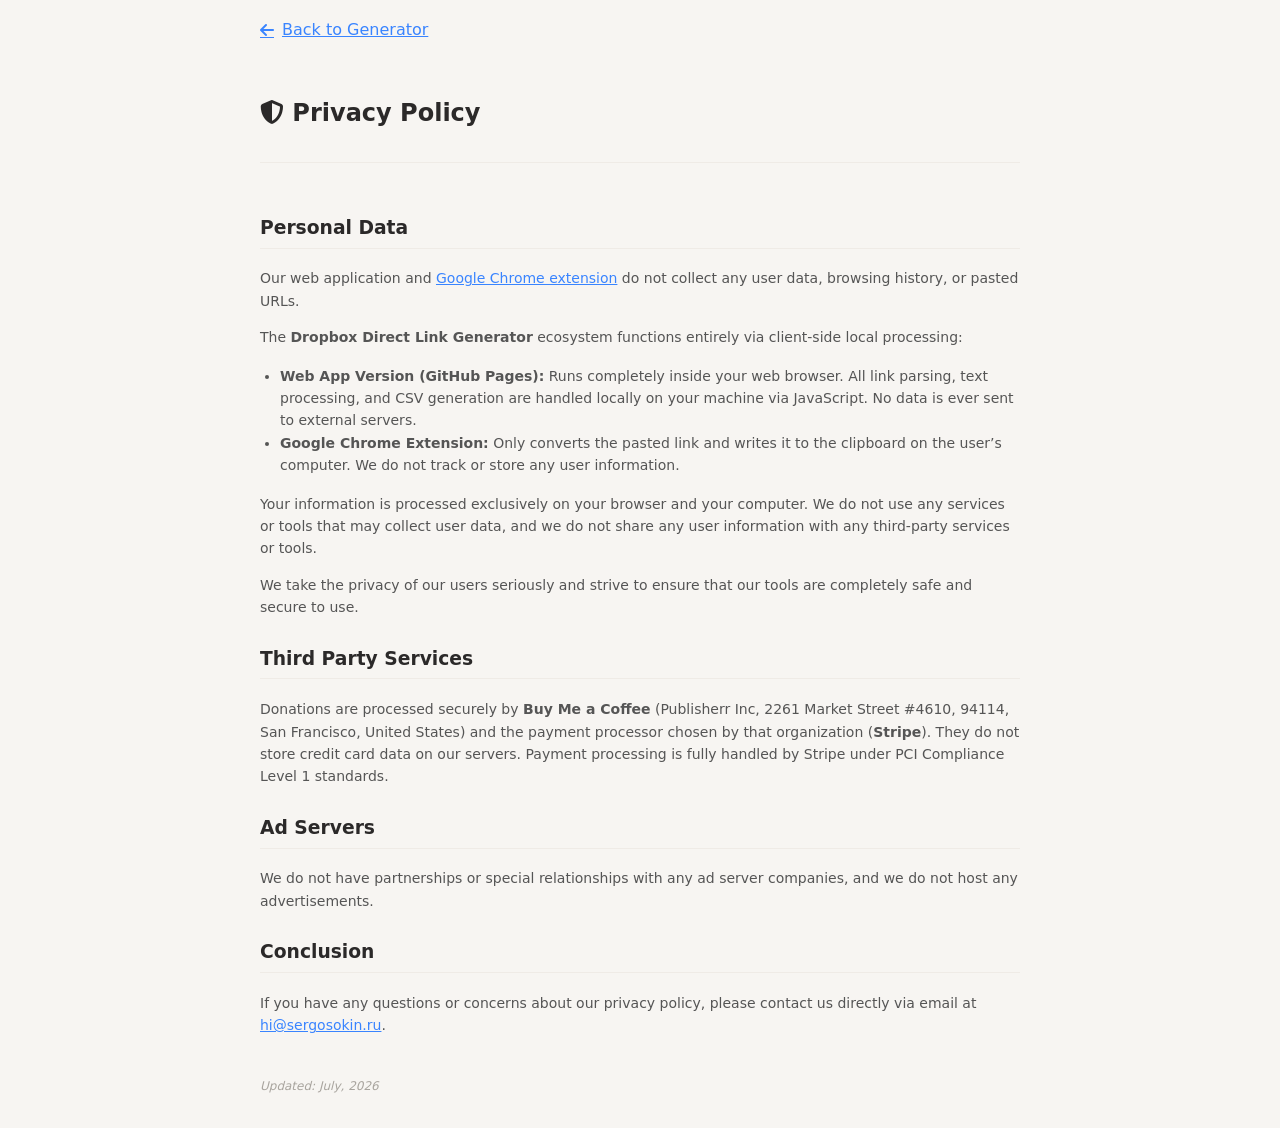
<file: privacy.html>
<!DOCTYPE html>
<html lang="en">
  <head>
    <meta charset="utf-8">
    <meta http-equiv="X-UA-Compatible" content="IE=edge">
    <meta name="viewport" content="width=device-width, initial-scale=1.0">
    <title>Privacy Policy - Dropbox Direct Link Generator</title>
    <link rel="alternate" hreflang="en" href="https://creold.github.io/dropbox-direct-link/privacy.html" />
    <link rel="alternate" hreflang="ru" href="https://creold.github.io/dropbox-direct-link/privacy-ru.html" />
    <link rel="alternate" hreflang="x-default" href="https://creold.github.io/dropbox-direct-link/privacy.html" />
    <link rel="icon" type="image/png" href="images/favicon-96x96.png" sizes="96x96" />
    <link rel="icon" type="image/svg+xml" href="images/favicon.svg" />
    <link rel="shortcut icon" href="images/favicon.ico" />
    <link rel="apple-touch-icon" sizes="180x180" href="images/apple-touch-icon.png" />
    <link rel="manifest" href="images/site.webmanifest" />
    <link rel="stylesheet" href="https://cdnjs.cloudflare.com/ajax/libs/font-awesome/6.4.0/css/all.min.css">
    <link rel="stylesheet" href="css/style.css">
    <!-- Instant theme sync to prevent white flashing -->
    <script>
      const savedTheme = localStorage.getItem("ddlWebTheme") || 
        (window.matchMedia("(prefers-color-scheme: dark)").matches ? "dark" : "light");
      document.documentElement.setAttribute("data-theme", savedTheme);
    </script>
  </head>
  <body>
    <div class="app-container" style="max-width: 800px;">
      
      <!-- Back Link to Main App -->
      <a href="index.html" class="btn-back">
        <i class="fa-solid fa-arrow-left"></i> Back to Generator
      </a>

      <header class="app-header">
        <h2><i class="fa-solid fa-shield-halved"></i> Privacy Policy</h2>
      </header>

      <main class="privacy-card">
        <h3>Personal Data</h3>
        <p>
          Our web application and <a
            href="https://chromewebstore.google.com/detail/dropbox-direct-link-gener/eicoigkfdogflbbcoefagmejoopganmd">Google
            Chrome extension</a> do&nbsp;not collect any user data, browsing history, or&nbsp;pasted URLs.
        </p>
        <p>
          The <b>Dropbox Direct Link Generator</b> ecosystem functions entirely via client-side local processing:
        </p>
        <ul>
          <li><b>Web App Version (GitHub Pages):</b> Runs completely inside your web browser. All link parsing, text
            processing, and CSV generation are handled locally on&nbsp;your machine via JavaScript. No&nbsp;data
            is&nbsp;ever sent to&nbsp;external servers.</li>
          <li><b>Google Chrome Extension:</b> Only converts the pasted link and writes it&nbsp;to&nbsp;the clipboard
            on&nbsp;the user&rsquo;s computer. We&nbsp;do&nbsp;not track or&nbsp;store any user information.</li>
        </ul>
        <p>
          Your information is&nbsp;processed exclusively on&nbsp;your browser and your computer. We&nbsp;do&nbsp;not use
          any services or&nbsp;tools that may collect user data, and we&nbsp;do&nbsp;not share any user information with
          any third-party services or&nbsp;tools.
        </p>
        <p>
          We&nbsp;take the privacy of&nbsp;our users seriously and strive to&nbsp;ensure that our tools are completely
          safe and secure to&nbsp;use.
        </p>

        <h3>Third Party Services</h3>
        <p>
          Donations are processed securely by&nbsp;<b>Buy Me&nbsp;a&nbsp;Coffee</b> (Publisherr Inc, 2261 Market Street
          #4610, 94114, San Francisco, United States) and the payment processor chosen by&nbsp;that organization
          (<b>Stripe</b>). They do&nbsp;not store credit card data on&nbsp;our servers. Payment processing is&nbsp;fully
          handled by&nbsp;Stripe under PCI Compliance Level 1&nbsp;standards.
        </p>

        <h3>Ad&nbsp;Servers</h3>
        <p>
          We&nbsp;do&nbsp;not have partnerships or&nbsp;special relationships with any ad&nbsp;server companies, and
          we&nbsp;do&nbsp;not host any advertisements.
        </p>

        <h3>Conclusion</h3>
        <p>
          If&nbsp;you have any questions or&nbsp;concerns about our privacy policy, please contact&nbsp;us directly via
          email at
          <a href="mailto:hi@sergosokin.ru">hi@sergosokin.ru</a>.
        </p>

        <p style="margin-top: 40px; font-size: 12px; color: var(--text-muted);">
          <i>Updated: July, 2026</i>
        </p>
      </main>

    </div>

    <!-- Yandex.Metrika counter -->
    <script type="text/javascript">
        (function(m,e,t,r,i,k,a){
            m[i]=m[i]||function(){(m[i].a=m[i].a||[]).push(arguments)};
            m[i].l=1*new Date();
            for (var j = 0; j < document.scripts.length; j++) {if (document.scripts[j].src === r) { return; }}
            k=e.createElement(t),a=e.getElementsByTagName(t)[0],k.async=1,k.src=r,a.parentNode.insertBefore(k,a)
        })(window, document,'script','https://mc.yandex.ru/metrika/tag.js?id=110736863', 'ym');

        ym(110736863, 'init', {ssr:true, webvisor:true, clickmap:true, ecommerce:"dataLayer", referrer: document.referrer, url: location.href, accurateTrackBounce:true, trackLinks:true});
    </script>
    <noscript><div><img src="https://mc.yandex.ru/watch/110736863" style="position:absolute; left:-9999px;" alt="" /></div></noscript>
    <!-- /Yandex.Metrika counter -->
  </body>
</html>
</file>
<file: css/style.css>
/* ==========================================================================
   VARIABLES & THEMES
   ========================================================================== */
:root {
  --bg-main: #F7F5F2;
  --bg-surface: #FAF9F7;
  --bg-muted: #EFEBE6;
  --bg-hover: #E7E5E1;
  --text-primary: #2B2929;
  --text-secondary: #555555;
  --text-muted: #A8A49E;
  --border-input: #A8A49E;
  --border-dropzone: #A8A49E;
  --accent-primary: #3984FF;
  --accent-hover: #0050D0;
  --link-primary: #3984FF;
  --link-hover: #0050D0;
  --accent-success: #3FC380;
  --accent-danger: #FF4D4D;
  --accent-donate: #FA551E;
  --slider-bg: #CCC;
  --slider-checked: #6497E7;
  --scrollbar-thumb: #888888;
  --scrollbar-thumb-hover: #2B2929;
  --tooltip-text: #F7F5F2;
}

[data-theme="dark"] {
  --bg-main: #2B2929;
  --bg-surface: #161313;
  --bg-muted: #3E3C3B;
  --bg-hover: #3E3C3B;
  --text-primary: #F7F5F2;
  --text-secondary: #C2BDB6;
  --text-muted: #777370;
  --border-input: #3E3C3B;
  --border-dropzone: #3E3C3B;
  --accent-primary: #3984FF;
  --accent-hover: #0050D0;
  --link-primary: #B4C8E1;
  --link-hover: #8FA9CE;
  --slider-bg: #555555;
  --scrollbar-thumb: #777370;
  --scrollbar-thumb-hover: #C2BDB6;
}

/* ==========================================================================
   GLOBAL STYLE & LAYOUT
   ========================================================================== */
* {
  box-sizing: border-box;
}

body {
  margin: 0;
  padding: 0;
  font-family: system-ui, -apple-system, BlinkMacSystemFont, 'Segoe UI', Roboto, sans-serif;
  background: var(--bg-main);
  color: var(--text-primary);
  transition: background 0.2s, color 0.2s;
  min-height: 100vh;
  display: flex;
  justify-content: center;
}

a {
  color: var(--link-primary);
}

.app-container {
  width: 100%;
  max-width: 1200px;
  padding: 20px;
  display: flex;
  flex-direction: column;
  gap: 25px;
}

/* ==========================================================================
   HEADER
   ========================================================================== */
.app-header {
  display: flex;
  justify-content: space-between;
  align-items: center;
  border-bottom: 1px solid var(--bg-muted);
  padding-bottom: 15px;
}

.header-logo-img {
  width: auto;
  height: 3em;
  flex-shrink: 0;
}

/* ==========================================================================
   WORKSPACE SECTIONS & HEADERS
   ========================================================================== */
.workspace-section {
  display: flex;
  flex-direction: column;
  gap: 12px;
}

.section-header {
  display: flex;
  justify-content: space-between;
  align-items: center;
}

.section-title {
  display: flex;
  flex-direction: column;
  gap: 4px;
  font-size: 16px;
  font-weight: 600;
}

.section-title .subtitle {
  font-size: 13px;
  font-weight: normal;
  color: var(--text-muted);
}

.header-actions {
  display: flex;
  align-items: center;
  gap: 12px;
}

.column-header {
  display: flex;
  justify-content: space-between;
  align-items: center;
  min-height: 32px;
}

.label-text {
  font-size: 14px;
  font-weight: 500;
}

.header-buttons {
  display: flex;
  gap: 8px;
}

.counter-badge {
  background: var(--accent-primary);
  color: white;
  font-size: 12px;
  font-weight: 600;
  padding: 6px 10px 2px 10px;
  border-radius: 20px;
  transition: all 0.2s ease;
}

/* ==========================================================================
   GRID SYSTEMS
   ========================================================================== */
.input-grid {
  display: grid;
  grid-template-columns: 2fr 1fr;
  gap: 20px;
}

@media (max-width: 768px) {
  .input-grid {
    grid-template-columns: 1fr;
  }
}

.outputs-grid {
  display: grid;
  grid-template-columns: 1fr 1fr;
  gap: 20px;
}

@media (max-width: 768px) {
  .outputs-grid {
    grid-template-columns: 1fr;
  }
}

.output-column {
  display: flex;
  flex-direction: column;
  gap: 8px;
}

/* ==========================================================================
   6. TEXTAREAS & WRAPPERS
   ========================================================================== */
.textarea-wrapper {
  position: relative;
  background: var(--bg-surface);
  border: 1px solid var(--border-input);
  border-radius: 8px;
  padding: 10px;
}

.main-input {
  border-color: var(--accent-primary);
}

textarea {
  width: 100%;
  background: none;
  border: none;
  outline: none;
  font-size: 14px;
  color: var(--text-secondary);
  font-family: monospace;
  resize: vertical;
  box-sizing: border-box;
}

/* ==========================================================================
   BUTTONS & ACTIONS
   ========================================================================== */
.btn-action {
  padding: 6px 12px;
  font-size: 12px;
  font-weight: 500;
  border: none;
  border-radius: 4px;
  cursor: pointer;
  display: inline-flex;
  align-items: center;
  gap: 6px;
  background: var(--bg-muted);
  color: var(--text-primary);
  transition: all 0.2s;
}

.btn-action:hover:not(:disabled) {
  background: var(--bg-hover);
}

.btn-action:disabled {
  opacity: 0.5;
  cursor: not-allowed;
  background: var(--bg-muted);
  color: var(--text-muted);
}

.btn-clear:hover:not(:disabled) {
  background: var(--accent-danger);
  color: white;
}

.btn-batch {
  background: var(--accent-primary);
  color: white;
}

.btn-batch:hover:not(:disabled) {
  background: var(--accent-hover);
}

.btn-action.active-tooltip {
  background: var(--accent-success) !important;
  color: white !important;
}

/* ==========================================================================
   DROP ZONE
   ========================================================================== */
.drop-zone {
  border: 2px dashed var(--border-dropzone);
  border-radius: 8px;
  padding: 20px;
  text-align: center;
  background: var(--bg-surface);
  cursor: pointer;
  display: flex;
  flex-direction: column;
  justify-content: center;
  align-items: center;
  gap: 10px;
  transition: all 0.2s;
  flex: 1;
}

.drop-zone:hover,
.drop-zone.dragover {
  border-color: var(--accent-primary);
  background: var(--bg-muted);
}

.drop-icon {
  font-size: 32px;
  color: var(--text-muted);
}

.drop-text {
  font-size: 13px;
  color: var(--text-secondary);
  line-height: 1.4;
}

/* ==========================================================================
   GLOBAL EXPORT
   ========================================================================== */
.global-actions-bar {
  display: flex;
  justify-content: left;
  margin-top: 24px;
}

.btn-global-export {
  display: inline-flex;
  align-items: center;
  gap: 10px;
  padding: 12px 28px !important;
  font-size: 14px !important;
  font-weight: 600;
  border-radius: 8px;
  background-color: var(--accent-primary);
  color: white !important;
  border: none;
  cursor: pointer;
  transition: all 0.2s ease;
  box-shadow: 0 2px 8px rgba(0, 0, 0, 0.05);
}

.btn-global-export:hover:not(:disabled) {
  background-color: var(--accent-hover);
  transform: translateY(-1px);
  box-shadow: 0 4px 12px rgba(0, 0, 0, 0.1);
}

.btn-global-export:active:not(:disabled) {
  transform: translateY(0);
}

.btn-global-export:disabled {
  background-color: var(--bg-muted);
  color: var(--text-muted) !important;
  cursor: not-allowed;
  box-shadow: none;
}

/* ==========================================================================
   THEME TOGGLE & FOOTER
   ========================================================================== */
.header-controls {
  display: flex;
  align-items: center;
  padding-right: 2px;
}

.toggle {
  position: relative;
  display: inline-flex;
  align-items: center;
  flex-direction: row-reverse;
  gap: 12px;
  cursor: pointer;
}

.toggle input {
  display: none;
}

.slider {
  position: relative;
  width: 40px;
  height: 24px;
  background-color: var(--slider-bg);
  transition: 0.4s;
  border-radius: 24px;
  flex-shrink: 0;
}

.slider:before {
  position: absolute;
  content: "";
  height: 18px;
  width: 18px;
  left: 3px;
  bottom: 3px;
  background-color: white;
  transition: 0.4s;
  border-radius: 50%;
}

input:checked + .slider {
  background-color: var(--slider-checked);
}

input:checked + .slider:before {
  transform: translateX(16px);
}

.label {
  font-size: 13px;
  color: var(--text-primary);
  white-space: nowrap;
  user-select: none;
}

.app-footer {
  display: flex;
  justify-content: space-between;
  align-items: center;
  margin-top: 20px;
  border-top: 1px solid var(--bg-muted);
  padding-top: 15px;
  font-size: 13px;
  color: var(--text-muted);
}

@media (max-width: 600px) {
  .app-footer {
    flex-direction: column;
    gap: 15px;
    text-align: center;
  }
}

.donate-link {
  color: var(--text-primary);
  font-weight: 500;
  background: var(--bg-muted);
  padding: 6px 12px;
  border-radius: 4px;
  text-decoration: none;
}

.icon-donate {
  color: var(--accent-donate);
}

textarea::-webkit-scrollbar {
  width: 8px;
}

textarea::-webkit-scrollbar-track {
  background: var(--bg-main);
}

textarea::-webkit-scrollbar-thumb {
  background: var(--scrollbar-thumb);
  border-radius: 4px;
}

textarea::-webkit-scrollbar-thumb:hover {
  background: var(--scrollbar-thumb-hover);
}

/* ==========================================================================
   LANGUAGE SWITCHER
   ========================================================================== */
.lang-switcher {
  display: flex;
  align-items: center;
  gap: 6px;
  margin-right: 20px;
  font-size: 13px;
}

.lang-btn {
  color: var(--text-secondary) !important;
  font-weight: 500;
  text-decoration: none;
  transition: color 0.2s ease;
}

.lang-btn:hover {
  color: var(--text-primary) !important;
}

.lang-btn.active {
  color: var(--accent-primary) !important;
  font-weight: 700;
  cursor: default;
  pointer-events: none;
}

.lang-divider {
  color: var(--text-muted);
  font-size: 11px;
  user-select: none;
}

/* ==========================================================================
   FAQ SECTION
   ========================================================================== */
.intro {
  text-align: center;
  *margin-bottom: 40px;
}

.text-4xl {
  font-size: 2.25rem;
  line-height: 2.5rem;
  font-weight: 800;
  letter-spacing: -0.05em;
  margin-bottom: 15px;
  color: var(--text-primary);
}

.text-xl {
  font-size: 1.15rem;
  line-height: 1.6;
  color: var(--text-secondary);
}

.max-w-2xl {
  max-width: 42rem;
  margin-left: auto;
  margin-right: auto;
}

.info-card {
  background: var(--bg-surface);
  border: 1px solid var(--bg-muted);
  border-radius: 12px;
  padding: 30px;
  margin-bottom: 30px;
  box-shadow: 0 4px 12px rgba(0, 0, 0, 0.02);
}

.info-card-title {
  font-size: 1.25rem;
  font-weight: 700;
  color: var(--text-primary);
  margin-top: 0;
  margin-bottom: 24px;
  display: flex;
  align-items: center;
  gap: 10px;
}

.info-card-title i {
  color: var(--accent-primary);
}

.steps-grid {
  display: grid;
  grid-template-columns: repeat(3, 1fr);
  gap: 25px;
}

@media (max-width: 768px) {
  .steps-grid {
    grid-template-columns: 1fr;
    gap: 20px;
  }
}

.step-card {
  display: flex;
  gap: 15px;
  align-items: flex-start;
}

.step-num {
  background: var(--bg-muted);
  color: var(--text-primary);
  font-size: 1.1rem;
  font-weight: 600;
  width: 36px;
  height: 36px;
  border-radius: 50%;
  display: flex;
  align-items: center;
  justify-content: center;
  flex-shrink: 0;
  *border: 1px solid var(--border-input);
}

.step-content h4 {
  font-size: 1rem;
  font-weight: 600;
  margin: 0 0 8px 0;
  color: var(--text-primary);
}

.step-content p {
  font-size: 0.9rem;
  line-height: 1.5;
  color: var(--text-secondary);
  margin: 0;
}

.table-container {
  overflow-x: auto;
  border: 1px solid var(--bg-hover);
  border-radius: 8px;
}

.format-table {
  width: 100%;
  border-collapse: collapse;
  text-align: left;
  font-size: 0.9rem;
}

.format-table th, 
.format-table td {
  padding: 14px 18px;
  border-bottom: 1px solid var(--bg-hover);
}

.format-table th {
  background: var(--bg-muted);
  font-weight: 600;
  color: var(--text-primary);
}

.format-table tbody tr:last-child td {
  border-bottom: none;
}

.format-table code {
  background: var(--bg-muted);
  padding: 4px 8px;
  border-radius: 4px;
  font-family: monospace;
  font-size: 0.85rem;
  color: var(--accent-primary);
  display: inline-block;
  word-break: break-all;
}

.chrome-extension-card {
  line-height: 1.5;
  margin-top: 20px;
  border-left: 5px solid var(--accent-primary);
  background: var(--bg-surface);
}

.extension-content {
  display: flex;
  justify-content: space-between;
  align-items: center;
  gap: 30px;
}

@media (max-width: 768px) {
  .extension-content {
    flex-direction: column;
    text-align: center;
    gap: 20px;
  }
}

.extension-text h3 {
  margin-top: 0;
  margin-bottom: 8px;
  display: flex;
  align-items: center;
  gap: 10px;
  justify-content: center;
}

@media (min-width: 769px) {
  .extension-text h3 {
    justify-content: flex-start;
  }
}

.extension-text p {
  margin: 0;
  color: var(--text-secondary);
  font-size: 0.95rem;
}

.btn-extension {
  background-color: var(--accent-primary);
  color: white;
  padding: 12px 24px;
  border-radius: 8px;
  text-decoration: none;
  font-weight: 600;
  display: inline-flex;
  align-items: center;
  gap: 10px;
  transition: all 0.2s ease;
  white-space: nowrap;
}

.btn-extension:hover {
  background-color: var(--accent-hover);
  transform: translateY(-2px);
  box-shadow: 0 4px 10px rgba(0, 0, 0, 0.15);
}

/* ==========================================================================
   MOBILE RESPONSIVE FOR FORMAT TABLE
   ========================================================================== */
@media (max-width: 768px) {
  .format-table, 
  .format-table thead, 
  .format-table tbody, 
  .format-table th, 
  .format-table td, 
  .format-table tr { 
    display: block; 
    width: 100%;
    box-sizing: border-box;
  }
  
  .format-table thead {
    display: none;
  }
  
  .format-table tbody tr {
    padding: 20px 15px;
    border-bottom: 1.5px dashed var(--bg-hover);
  }
  
  .format-table tbody tr:last-child {
    border-bottom: none;
  }
  

  .format-table td {
    padding: 0;
    border: none;
    margin-bottom: 12px;
  }
  
  .format-table td:last-child {
    margin-bottom: 0;
  }

  .format-table td:nth-child(1) {
    margin-bottom: 10px;
  }
  
  .format-table td:nth-child(2) {
    background: var(--bg-muted);
    padding: 10px 12px;
    border-radius: 6px;
    overflow-x: auto;
    white-space: nowrap;
    -webkit-overflow-scrolling: touch;
  }
  
  .format-table td:nth-child(2) code {
    background: none;
    padding: 0;
    font-size: 0.8rem;
    color: var(--accent-primary);
  }
  
  .format-table td:nth-child(3) {
    font-size: 0.85rem;
    line-height: 1.4;
    color: var(--text-secondary);
    padding-top: 4px;
  }
  
  .table-container {
    border: none;
  }
}

.badge {
  display: inline-block;
  padding: 4px 8px;
  font-size: 0.75rem;
  font-weight: 700;
  text-transform: uppercase;
  border-radius: 6px;
  white-space: nowrap;
}

.badge-original {
  background-color: var(--bg-muted);
  color: var(--text-secondary);
}

.badge-download {
  background-color: rgba(57, 132, 255, 0.1);
  color: var(--accent-primary);
}

.badge-view {
  background-color: rgba(63, 195, 128, 0.1);
  color: var(--accent-success);
}

.faq-grid-two-col {
  display: grid;
  grid-template-columns: 1fr 1fr;
  gap: 30px;
}

@media (max-width: 868px) {
  .faq-grid-two-col {
    grid-template-columns: 1fr;
    gap: 0;
  }
}

.features-list {
  list-style: none;
  padding: 0;
  margin: 0;
  display: flex;
  flex-direction: column;
  gap: 20px;
}

.features-list li {
  display: flex;
  gap: 15px;
  align-items: flex-start;
  font-size: 0.9rem;
  line-height: 1.5;
  color: var(--text-secondary);
}

.features-list strong {
  color: var(--text-primary);
  display: block;
  margin-bottom: 3px;
}

.feature-icon {
  font-size: 1.25rem;
  color: var(--accent-primary);
  margin-top: 3px;
  width: 24px;
  text-align: center;
  flex-shrink: 0;
}

.success-color {
  color: var(--accent-success) !important;
}

/* ==========================================================================
   PRIVACY
   ========================================================================== */
.privacy-card {
  line-height: 1.6;
}

.privacy-card h3 {
  margin-top: 25px;
  color: var(--text-primary);
  border-bottom: 1px solid var(--bg-muted);
  padding-bottom: 5px;
}

.privacy-card p,
.privacy-card li {
  color: var(--text-secondary);
  font-size: 14px;
}

.privacy-card ul {
  padding-left: 20px;
}

.btn-back {
  display: inline-flex;
  align-items: center;
  gap: 8px;
  color: var(--link-primary);
  font-weight: 500;
  margin-bottom: 15px;
  transition: color 0.2s;
}

.btn-back:hover {
  color: var(--link-hover);
}
</file>
